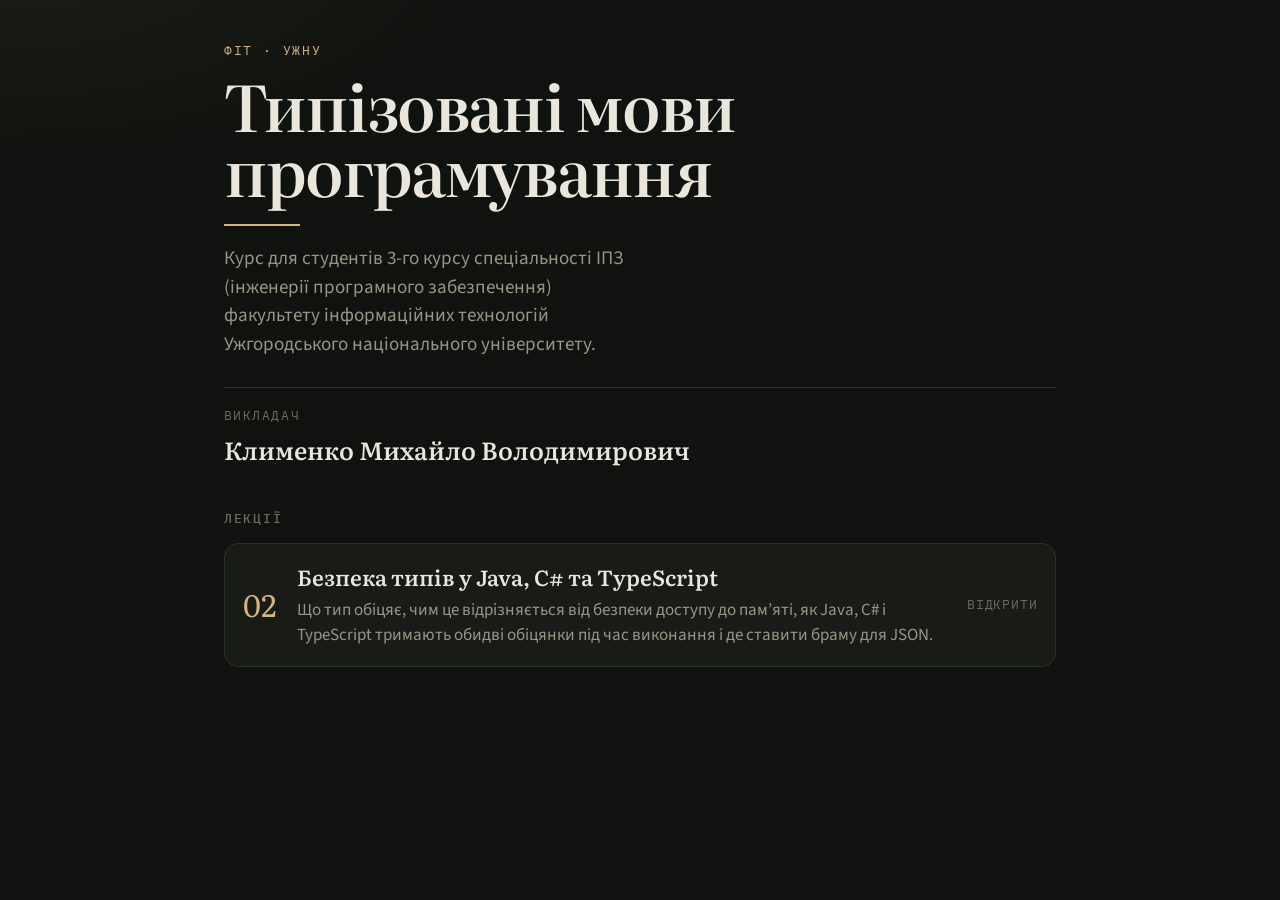
<file: index.html>
<!DOCTYPE html>
<html lang="uk">
<head>
  <meta charset="UTF-8">
  <meta name="viewport" content="width=device-width, initial-scale=1">
  <title>Типізовані мови програмування — ІПЗ, ФІТ УЖНУ</title>
  <link rel="preconnect" href="https://fonts.googleapis.com">
  <link rel="preconnect" href="https://fonts.gstatic.com" crossorigin>
  <link href="https://fonts.googleapis.com/css2?family=IBM+Plex+Mono:wght@400;500&family=Literata:opsz,wght@7..72,560;7..72,650&family=Source+Sans+3:wght@400;560;680&display=swap" rel="stylesheet">
  <link rel="stylesheet" href="css/course.css">
</head>
<body>
  <main class="wrap">
    <p class="uni">ФІТ · УЖНУ</p>
    <h1>Типізовані мови програмування</h1>
    <div class="rule"></div>
    <p class="audience">Курс для студентів 3-го курсу спеціальності ІПЗ (інженерії програмного забезпечення) факультету інформаційних технологій Ужгородського національного університету.</p>
    <div class="teacher">
      <p>Викладач</p>
      <strong>Клименко Михайло Володимирович</strong>
    </div>
    <section class="lectures" aria-labelledby="lectures-heading">
      <h2 id="lectures-heading">Лекції</h2>
      <ul class="lecture-list">
        <li>
          <a class="lecture-card" href="lecture-02.html">
            <span class="num">02</span>
            <span>
              <h3>Безпека типів у Java, C# та TypeScript</h3>
              <p>Що тип обіцяє, чим це відрізняється від безпеки доступу до пам’яті, як Java, C# і TypeScript тримають обидві обіцянки під час виконання і де ставити браму для JSON.</p>
            </span>
            <span class="open">Відкрити</span>
          </a>
        </li>
      </ul>
    </section>
  </main>
</body>
</html>
</file>
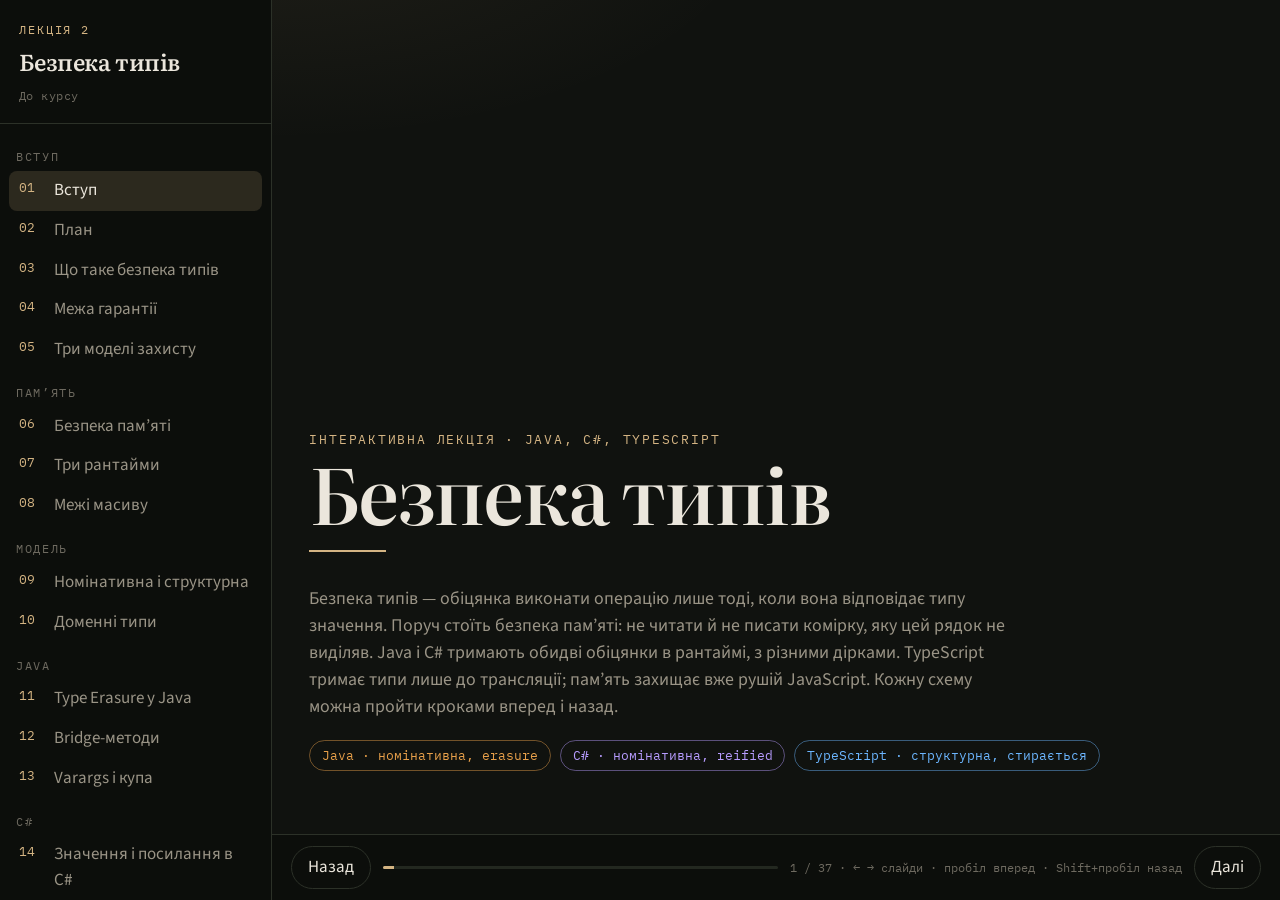
<file: lecture-02.html>
<!DOCTYPE html>
<html lang="uk">
<head>
  <meta charset="UTF-8">
  <meta name="viewport" content="width=device-width, initial-scale=1">
  <title>Лекція 2. Безпека типів — Типізовані мови програмування</title>
  <link rel="preconnect" href="https://fonts.googleapis.com">
  <link rel="preconnect" href="https://fonts.gstatic.com" crossorigin>
  <link href="https://fonts.googleapis.com/css2?family=IBM+Plex+Mono:wght@400;500&family=Literata:opsz,wght@7..72,560;7..72,650&family=Source+Sans+3:wght@400;560;680&display=swap" rel="stylesheet">
  <link rel="stylesheet" href="css/lecture.css">
</head>
<body>
  <div id="app"></div>
  <script src="js/lecture.js"></script>
</body>
</html>
</file>
<file: css/course.css>
:root {
  --bg: #10120f;
  --bg-raise: #181b16;
  --line: #2c3128;
  --ink: #ebe6dc;
  --muted: #9a9486;
  --faint: #6e6a60;
  --brass: #d4b483;
  --brass-dim: rgba(212, 180, 131, 0.16);
  --serif: "Literata", "Iowan Old Style", Palatino, "Palatino Linotype", Georgia, serif;
  --sans: "Source Sans 3", "Segoe UI", system-ui, sans-serif;
  --mono: "IBM Plex Mono", "Cascadia Code", Consolas, monospace;
}

* { box-sizing: border-box; }

html, body {
  margin: 0;
  min-height: 100%;
  background:
    radial-gradient(900px 420px at 0% -10%, rgba(212, 180, 131, 0.08), transparent 55%),
    var(--bg);
  color: var(--ink);
  font-family: var(--sans);
  font-size: 17px;
  line-height: 1.5;
}

a { color: inherit; }

a:focus-visible {
  outline: 2px solid var(--brass);
  outline-offset: 3px;
}

.wrap {
  max-width: 880px;
  margin: 0 auto;
  padding: 2.4rem 1.4rem 3.5rem;
}

.uni {
  margin: 0;
  color: var(--brass);
  font-family: var(--mono);
  font-size: 0.75rem;
  letter-spacing: 0.14em;
  text-transform: uppercase;
}

h1 {
  margin: 0.7rem 0 0;
  font-family: var(--serif);
  font-weight: 560;
  font-size: clamp(2.4rem, 5vw, 4.1rem);
  letter-spacing: -0.03em;
  line-height: 1.02;
  max-width: 16ch;
}

.rule {
  width: 4.5rem;
  height: 2px;
  background: var(--brass);
  margin: 1.3rem 0 1.1rem;
}

.audience {
  margin: 0;
  max-width: 46ch;
  color: var(--muted);
  font-size: 1.12rem;
}

.teacher {
  margin-top: 1.6rem;
  padding-top: 1.1rem;
  border-top: 1px solid var(--line);
}

.teacher p {
  margin: 0;
  color: var(--faint);
  font-family: var(--mono);
  font-size: 0.75rem;
  letter-spacing: 0.12em;
  text-transform: uppercase;
}

.teacher strong {
  display: block;
  margin-top: 0.35rem;
  font-family: var(--serif);
  font-size: 1.45rem;
  font-weight: 560;
  letter-spacing: 0;
  text-transform: none;
  color: var(--ink);
}

.lectures {
  margin-top: 2.4rem;
}

.lectures h2 {
  margin: 0 0 0.85rem;
  font-family: var(--mono);
  font-size: 0.75rem;
  font-weight: 500;
  letter-spacing: 0.14em;
  text-transform: uppercase;
  color: var(--faint);
}

.lecture-list {
  list-style: none;
  margin: 0;
  padding: 0;
  display: flex;
  flex-direction: column;
  gap: 0.75rem;
}

.lecture-card {
  display: grid;
  grid-template-columns: auto 1fr auto;
  gap: 1rem;
  align-items: center;
  text-decoration: none;
  background: var(--bg-raise);
  border: 1px solid var(--line);
  border-radius: 14px;
  padding: 1rem 1.05rem;
}

.lecture-card:hover {
  border-color: var(--brass);
}

.lecture-card:hover .open {
  color: var(--brass);
}

.num {
  font-family: var(--serif);
  font-size: 1.8rem;
  line-height: 1;
  color: var(--brass);
  min-width: 2.2rem;
}

.lecture-card h3 {
  margin: 0 0 0.25rem;
  font-family: var(--serif);
  font-size: 1.28rem;
  font-weight: 560;
}

.lecture-card p {
  margin: 0;
  color: var(--muted);
}

.open {
  font-family: var(--mono);
  font-size: 0.78rem;
  letter-spacing: 0.06em;
  text-transform: uppercase;
  color: var(--faint);
  white-space: nowrap;
}

@media (max-width: 640px) {
  .lecture-card {
    grid-template-columns: auto 1fr;
  }

  .open {
    grid-column: 2;
  }
}
</file>
<file: css/lecture.css>
:root {
  --bg: #10120f;
  --bg-raise: #181b16;
  --bg-code: #121510;
  --line: #2c3128;
  --ink: #ebe6dc;
  --muted: #9a9486;
  --faint: #6e6a60;
  --brass: #d4b483;
  --brass-dim: rgba(212, 180, 131, 0.16);
  --sage: #8fbf9a;
  --sage-dim: rgba(143, 191, 154, 0.14);
  --clay: #e07a5f;
  --clay-dim: rgba(224, 122, 95, 0.14);
  --sky: #8eb4c4;
  --sky-dim: rgba(142, 180, 196, 0.14);
  --warn: #e0b15a;
  --java: #e8a04a;
  --cs: #b79cff;
  --ts: #6cb6ff;
  --serif: "Literata", "Iowan Old Style", Palatino, "Palatino Linotype", Georgia, serif;
  --sans: "Source Sans 3", "Segoe UI", system-ui, sans-serif;
  --mono: "IBM Plex Mono", "Cascadia Code", Consolas, monospace;
  --nav: 272px;
  --shadow: 0 24px 60px rgba(0, 0, 0, 0.28);
}

* { box-sizing: border-box; }

html, body {
  margin: 0;
  height: 100%;
  background: var(--bg);
  color: var(--ink);
  font-family: var(--sans);
  font-size: 17px;
  line-height: 1.5;
}

button, input { font: inherit; color: inherit; }

button {
  background: transparent;
  border: 1px solid var(--line);
  border-radius: 999px;
  padding: 0.45rem 0.95rem;
  cursor: pointer;
}

button:hover { border-color: var(--brass); color: var(--brass); }
button:focus-visible, .nav-item:focus-visible {
  outline: 2px solid var(--brass);
  outline-offset: 2px;
}

#app {
  height: 100%;
  display: grid;
  grid-template-columns: var(--nav) 1fr;
}

.nav {
  border-right: 1px solid var(--line);
  background: #0c0e0b;
  display: flex;
  flex-direction: column;
  min-height: 0;
}

.brand {
  padding: 1.15rem 1.1rem 0.85rem;
  border-bottom: 1px solid var(--line);
}

.brand-kicker {
  margin: 0;
  color: var(--brass);
  font-family: var(--mono);
  font-size: 0.72rem;
  letter-spacing: 0.16em;
  text-transform: uppercase;
}

.brand h1 {
  margin: 0.35rem 0 0;
  font-family: var(--serif);
  font-size: 1.35rem;
  font-weight: 560;
  letter-spacing: -0.02em;
}

.course-back {
  display: inline-block;
  margin-top: 0.45rem;
  color: var(--faint);
  font-family: var(--mono);
  font-size: 0.72rem;
  letter-spacing: 0.04em;
  text-decoration: none;
}

.course-back:hover { color: var(--brass); }

.nav-scroll {
  overflow: auto;
  padding: 0.6rem 0.55rem 1rem;
  flex: 1;
}

.nav-group {
  margin: 0.85rem 0.4rem 0.3rem;
  color: var(--faint);
  font-family: var(--mono);
  font-size: 0.68rem;
  letter-spacing: 0.14em;
  text-transform: uppercase;
}

.nav-item {
  width: 100%;
  text-align: left;
  border: 0;
  border-radius: 8px;
  padding: 0.42rem 0.55rem;
  display: grid;
  grid-template-columns: 1.7rem 1fr;
  gap: 0.35rem;
  color: var(--muted);
  background: transparent;
}

.nav-item:hover { background: rgba(255, 255, 255, 0.03); color: var(--ink); }

.nav-item[aria-current="true"] {
  background: var(--brass-dim);
  color: var(--ink);
}

.nav-num {
  font-family: var(--mono);
  font-size: 0.75rem;
  color: var(--brass);
}

.deck {
  min-width: 0;
  min-height: 0;
  display: flex;
  flex-direction: column;
  background:
    radial-gradient(900px 420px at 0% -10%, rgba(212, 180, 131, 0.08), transparent 55%),
    var(--bg);
}

.slide {
  flex: 1;
  overflow: auto;
  padding: 1.6rem 2.2rem 1.2rem;
}

.slide-inner { max-width: 1180px; margin: 0 auto; }

.kicker {
  margin: 0 0 0.4rem;
  color: var(--brass);
  font-family: var(--mono);
  font-size: 0.75rem;
  letter-spacing: 0.14em;
  text-transform: uppercase;
}

h2 {
  margin: 0;
  font-family: var(--serif);
  font-weight: 560;
  font-size: clamp(1.8rem, 3vw, 2.7rem);
  letter-spacing: -0.03em;
  line-height: 1.15;
}

.lede {
  max-width: 78ch;
  color: var(--muted);
  font-size: 1.05rem;
  margin: 0.8rem 0 1.15rem;
}

.lede p { margin: 0 0 0.55rem; }
.lede p:last-child { margin-bottom: 0; }
.lede b { color: var(--ink); font-weight: 680; }

.essay {
  max-width: 78ch;
  margin: 0 0 1rem;
}

.player + .essay {
  margin-top: 1.15rem;
}

.essay p {
  margin: 0 0 0.75rem;
  color: var(--muted);
}

.essay p:last-child { margin-bottom: 0; }
.essay strong, .essay b, .card strong, .note strong, .check strong { color: var(--ink); font-weight: 600; }

.essay code, .card code, .note code, .check code, td code {
  font-family: var(--mono);
  font-size: 0.86em;
  color: var(--brass);
}

.hero {
  min-height: calc(100% - 1rem);
  display: flex;
  flex-direction: column;
  justify-content: flex-end;
  padding-bottom: 1.5rem;
}

.hero h2 {
  font-size: clamp(3rem, 6vw, 5.4rem);
  max-width: 12ch;
  line-height: 0.96;
}

.hero-rule {
  width: 4.5rem;
  height: 2px;
  background: var(--brass);
  margin: 1.2rem 0;
}

.lang-row, .chip-row { display: flex; flex-wrap: wrap; gap: 0.5rem; }

.pill {
  border: 1px solid var(--line);
  border-radius: 999px;
  padding: 0.28rem 0.7rem;
  font-family: var(--mono);
  font-size: 0.78rem;
  color: var(--muted);
}

.pill.java { color: var(--java); border-color: rgba(232, 160, 74, 0.45); }
.pill.cs { color: var(--cs); border-color: rgba(183, 156, 255, 0.45); }
.pill.ts { color: var(--ts); border-color: rgba(108, 182, 255, 0.45); }

.grid-3, .grid-2 { display: grid; gap: 0.85rem; }
.grid-3 { grid-template-columns: repeat(3, 1fr); }
.grid-2 { grid-template-columns: 1.15fr 0.85fr; }

.card, .note, .table-wrap, .player {
  background: var(--bg-raise);
  border: 1px solid var(--line);
  border-radius: 14px;
}

.card { padding: 1rem 1.05rem 1.05rem; }
.card h3, .note h3 { margin: 0 0 0.4rem; font-size: 1.05rem; font-family: var(--serif); font-weight: 560; }
.card p, .note p { margin: 0; color: var(--muted); }
.card ul, .note ul { margin: 0.45rem 0 0; padding-left: 1.1rem; color: var(--muted); }
.card li + li, .note li + li { margin-top: 0.28rem; }

.card .tag {
  display: inline-block;
  margin-bottom: 0.45rem;
  font-family: var(--mono);
  font-size: 0.72rem;
  letter-spacing: 0.08em;
  text-transform: uppercase;
}

.tag.java { color: var(--java); }
.tag.cs { color: var(--cs); }
.tag.ts { color: var(--ts); }
.tag.neutral { color: var(--brass); }

.quote {
  margin: 0 0 1rem;
  padding: 0.2rem 0 0.2rem 1rem;
  border-left: 2px solid var(--brass);
  font-family: var(--serif);
  font-size: 1.35rem;
  line-height: 1.35;
}

.table-wrap { overflow: auto; }
table { width: 100%; border-collapse: collapse; font-size: 0.95rem; }
th, td { text-align: left; padding: 0.75rem 0.9rem; border-bottom: 1px solid var(--line); vertical-align: top; }
th { color: var(--faint); font-weight: 560; font-size: 0.78rem; letter-spacing: 0.08em; text-transform: uppercase; }
td:first-child { color: var(--brass); font-family: var(--serif); white-space: nowrap; }

.note { padding: 0.9rem 1rem; margin-top: 0.85rem; }
.note strong { color: var(--ink); font-weight: 600; }

.player { padding: 0.75rem; margin-top: 0.35rem; }
.player-top {
  display: flex;
  justify-content: flex-start;
  gap: 0.65rem;
  align-items: center;
  margin-bottom: 0.7rem;
  flex-wrap: wrap;
}

.chip-stack { display: flex; flex-direction: column; gap: 0.35rem; }
.scenarios { display: flex; flex-wrap: wrap; gap: 0.4rem; }
.scenarios button[aria-pressed="true"] {
  background: var(--brass-dim);
  border-color: var(--brass);
  color: var(--brass);
}
.scenarios.langs button[aria-pressed="true"] {
  background: var(--sage-dim);
  border-color: var(--sage);
  color: var(--ink);
}

.player-grid {
  display: grid;
  grid-template-columns: minmax(280px, 0.92fr) minmax(300px, 1.08fr);
  gap: 0.75rem;
  align-items: stretch;
}

.code-pane, .stage-pane {
  background: var(--bg-code);
  border: 1px solid var(--line);
  border-radius: 12px;
  min-height: 280px;
}

.code-top, .stage-top {
  display: flex;
  justify-content: space-between;
  align-items: center;
  gap: 0.5rem;
  padding: 0.55rem 0.75rem;
  border-bottom: 1px solid var(--line);
  color: var(--faint);
  font-family: var(--mono);
  font-size: 0.75rem;
}

pre.code {
  margin: 0;
  padding: 0.55rem 0 0.8rem;
  overflow: auto;
  max-height: min(360px, 42vh);
  font-family: var(--mono);
  font-size: 0.78rem;
  line-height: 1.55;
  tab-size: 2;
}

.essay pre.code {
  margin: 0.65rem 0;
  padding: 0.7rem 0.85rem;
  max-height: none;
  border: 1px solid var(--line);
  border-radius: 10px;
  background: var(--bg-code);
}

.ln {
  display: block;
  padding: 0 0.85rem 0 0.7rem;
  border-left: 2px solid transparent;
  white-space: pre;
}

.ln.is-hot {
  background: var(--brass-dim);
  border-left-color: var(--brass);
}

.kw { color: var(--warn); }
.tp { color: #e7d3b0; }
.st { color: var(--sage); }
.cm { color: #667062; }
.nu { color: #d08970; }

.stage-pane { display: flex; flex-direction: column; padding-bottom: 0.7rem; }
.timeline {
  list-style: none;
  margin: 0;
  padding: 0.75rem 0.85rem 0.2rem;
  display: flex;
  flex-direction: column;
  gap: 0;
}

.timeline li {
  display: grid;
  grid-template-columns: 18px 1fr;
  gap: 0.65rem;
  position: relative;
  padding-bottom: 0.72rem;
  color: var(--faint);
}

.timeline li:last-child { padding-bottom: 0.2rem; }

.timeline li:not(:last-child) .dot::after {
  content: "";
  position: absolute;
  left: 8px;
  top: 16px;
  bottom: 0;
  width: 1px;
  background: var(--line);
}

.dot {
  width: 17px;
  height: 17px;
  position: relative;
}

.dot i {
  position: absolute;
  inset: 3px;
  border-radius: 50%;
  border: 1.5px solid var(--faint);
  background: var(--bg-code);
  display: block;
}

.timeline li.is-done { color: var(--muted); }
.timeline li.is-done .dot i { background: var(--sage); border-color: var(--sage); }
.timeline li.is-active { color: var(--ink); }
.timeline li.is-active .dot i {
  background: var(--brass);
  border-color: var(--brass);
  box-shadow: 0 0 0 4px var(--brass-dim);
}
.timeline li.is-fail .dot i {
  background: var(--clay);
  border-color: var(--clay);
  box-shadow: 0 0 0 4px var(--clay-dim);
}

.st-label { font-size: 0.92rem; }
.st-sub { display: block; color: var(--faint); font-size: 0.78rem; }
.timeline li.is-active .st-sub { color: var(--muted); }

.artifact {
  margin: 0.35rem 0.75rem 0.55rem;
  border-radius: 10px;
  border: 1px dashed var(--line);
  padding: 0.7rem 0.8rem 0.75rem;
  min-height: 92px;
  background: rgba(0, 0, 0, 0.18);
}

.artifact.tone-ok { border-color: rgba(143, 191, 154, 0.55); background: var(--sage-dim); }
.artifact.tone-bad { border-color: rgba(224, 122, 95, 0.6); background: var(--clay-dim); }
.artifact.tone-warn { border-color: rgba(224, 177, 90, 0.55); background: rgba(224, 177, 90, 0.1); }
.artifact.tone-info { border-color: rgba(142, 180, 196, 0.5); background: var(--sky-dim); }

.artifact-k {
  font-family: var(--mono);
  font-size: 0.7rem;
  letter-spacing: 0.12em;
  text-transform: uppercase;
  color: var(--faint);
}

.artifact-v {
  margin: 0.28rem 0 0;
  font-family: var(--mono);
  font-size: 0.84rem;
  white-space: pre-wrap;
  line-height: 1.45;
}

.trace {
  list-style: none;
  margin: 0 0.75rem;
  padding: 0;
  max-height: 132px;
  overflow: auto;
  font-family: var(--mono);
  font-size: 0.72rem;
  color: var(--muted);
}

.trace li {
  padding: 0.18rem 0;
  border-top: 1px solid rgba(44, 49, 40, 0.7);
}

.trace li b { color: var(--brass); font-weight: 500; }

.controls {
  display: flex;
  flex-wrap: wrap;
  gap: 0.4rem;
  align-items: center;
  padding: 0;
  flex: 1 1 280px;
}

.controls .primary {
  background: var(--brass);
  color: #1a140c;
  border-color: var(--brass);
  font-weight: 600;
}

.controls .primary:hover { color: #1a140c; filter: brightness(1.05); }

.controls button:disabled,
.controls button:disabled:hover,
.controls button.primary:disabled,
.controls button.primary:disabled:hover {
  opacity: 0.38;
  cursor: default;
  color: var(--faint);
  background: transparent;
  border-color: var(--line);
  filter: none;
}

.step-count {
  margin-left: auto;
  color: var(--faint);
  font-family: var(--mono);
  font-size: 0.75rem;
}

.mem {
  display: grid;
  grid-template-columns: 1fr 1fr;
  gap: 0.6rem;
  margin-top: 0.3rem;
}

.mem-col {
  border: 1px solid var(--line);
  border-radius: 10px;
  padding: 0.55rem 0.65rem 0.7rem;
  background: rgba(0, 0, 0, 0.18);
}

.mem-col h4 {
  margin: 0 0 0.4rem;
  font-family: var(--mono);
  font-size: 0.72rem;
  letter-spacing: 0.12em;
  text-transform: uppercase;
  color: var(--faint);
  font-weight: 500;
}

.cell {
  display: flex;
  justify-content: space-between;
  gap: 0.5rem;
  padding: 0.32rem 0.4rem;
  border-radius: 6px;
  font-family: var(--mono);
  font-size: 0.75rem;
  color: var(--faint);
  border: 1px solid transparent;
}

.cell.on { color: var(--ink); background: var(--brass-dim); border-color: rgba(212, 180, 131, 0.35); }
.cell.bad { color: var(--ink); background: var(--clay-dim); border-color: rgba(224, 122, 95, 0.45); }
.cell.ok { color: var(--ink); background: var(--sage-dim); border-color: rgba(143, 191, 154, 0.4); }

.checklist { display: grid; gap: 0.75rem; }
.check {
  display: grid;
  grid-template-columns: auto 1fr;
  gap: 0.85rem;
  padding: 0.95rem 1rem;
  border: 1px solid var(--line);
  border-radius: 14px;
  background: var(--bg-raise);
}
.check-n {
  font-family: var(--serif);
  font-size: 1.7rem;
  color: var(--brass);
  line-height: 1;
}
.check h3 { margin: 0 0 0.25rem; font-family: var(--serif); font-size: 1.15rem; font-weight: 560; }
.check p { margin: 0; color: var(--muted); }

.sources { margin-top: 1rem; color: var(--faint); font-size: 0.85rem; }
.sources a { color: var(--sky); }

.deck-bar {
  border-top: 1px solid var(--line);
  display: flex;
  align-items: center;
  gap: 0.7rem;
  padding: 0.65rem 1.1rem;
  background: #0c0e0b;
}

.progress {
  flex: 1;
  height: 3px;
  background: #232820;
  border-radius: 99px;
  overflow: hidden;
}

.progress span {
  display: block;
  height: 100%;
  background: var(--brass);
}

.hint { color: var(--faint); font-family: var(--mono); font-size: 0.72rem; }

.menu-btn { display: none; }

@media (max-width: 980px) {
  #app { grid-template-columns: 1fr; }
  .nav {
    position: fixed;
    inset: 0 auto 0 0;
    width: min(86vw, 320px);
    z-index: 20;
    transform: translateX(-105%);
    transition: transform 0.2s ease;
  }
  .nav.open { transform: none; }
  .menu-btn { display: inline-flex; }
  .grid-3, .grid-2, .player-grid, .mem { grid-template-columns: 1fr; }
  .slide { padding: 1.1rem 1rem 1rem; }
  .hero h2 { font-size: 3.1rem; }
}

@media (prefers-reduced-motion: reduce) {
  * { scroll-behavior: auto !important; transition: none !important; animation: none !important; }
}
</file>
